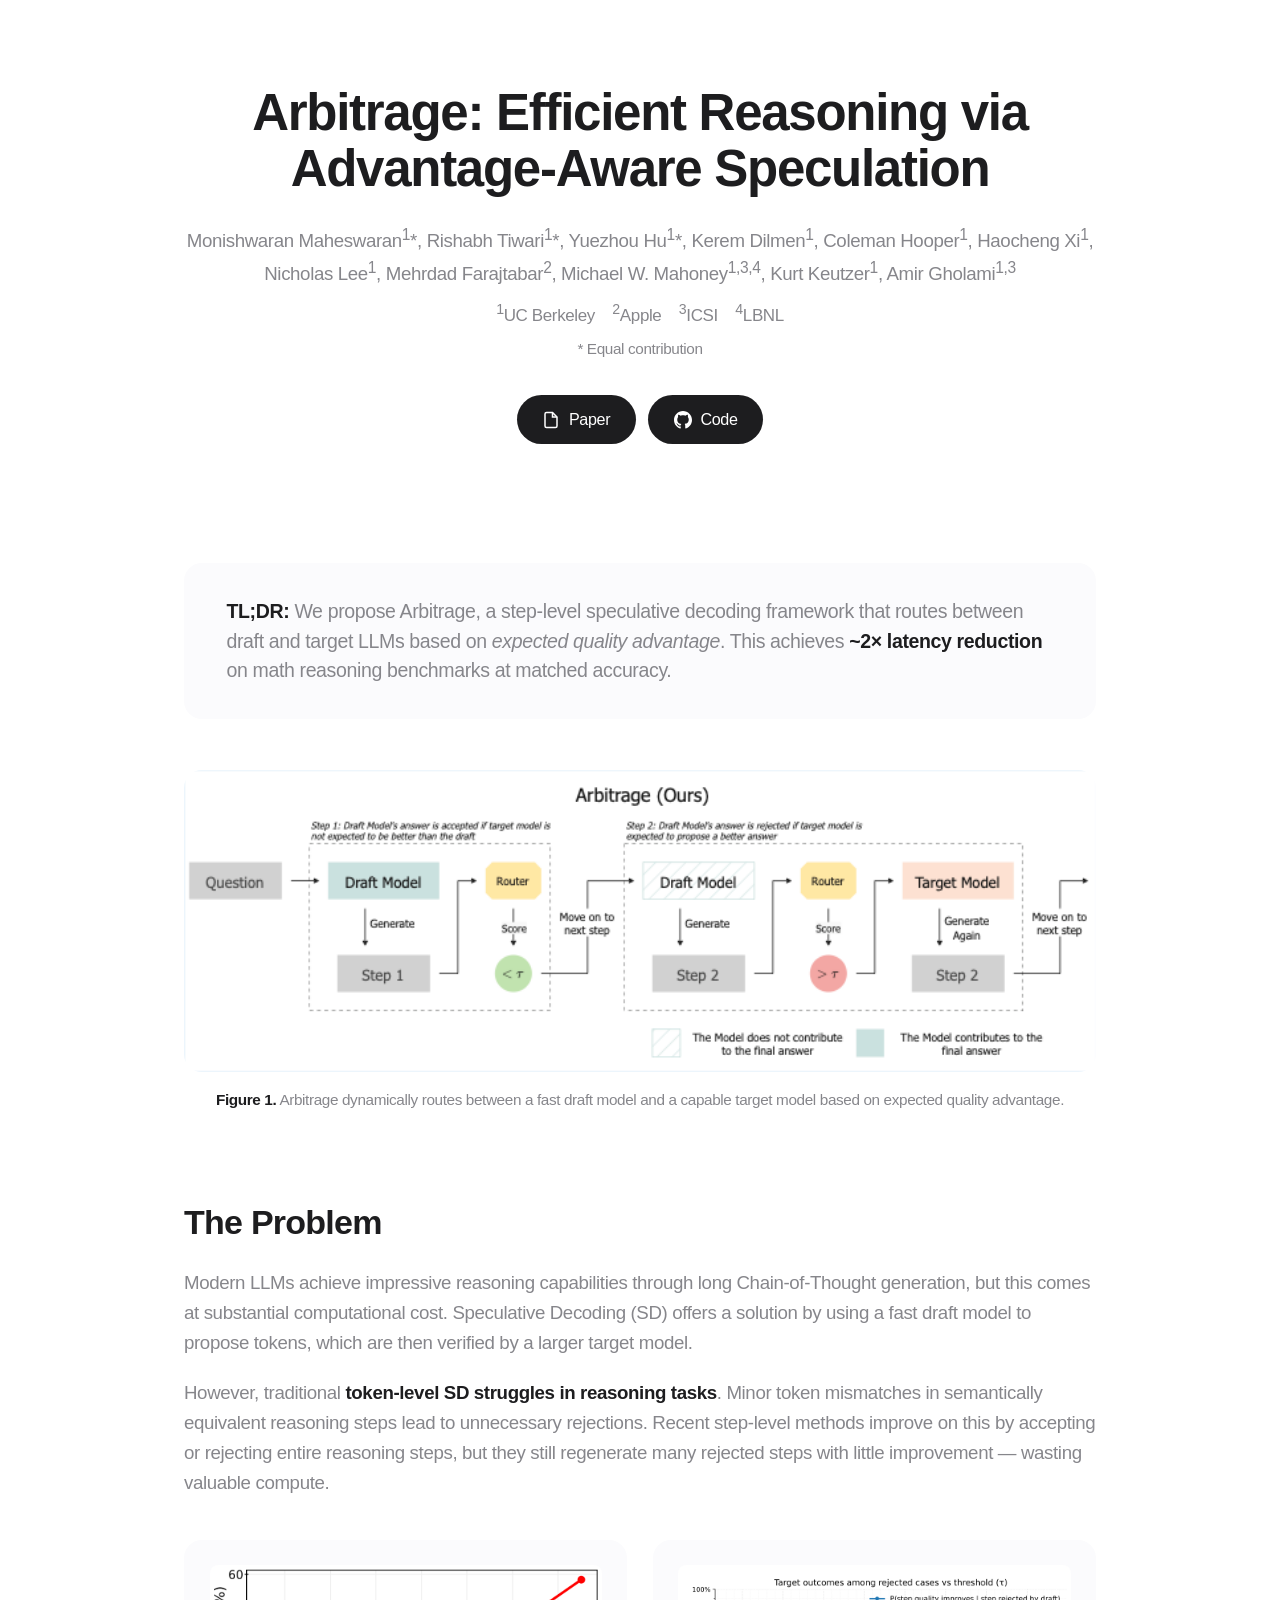
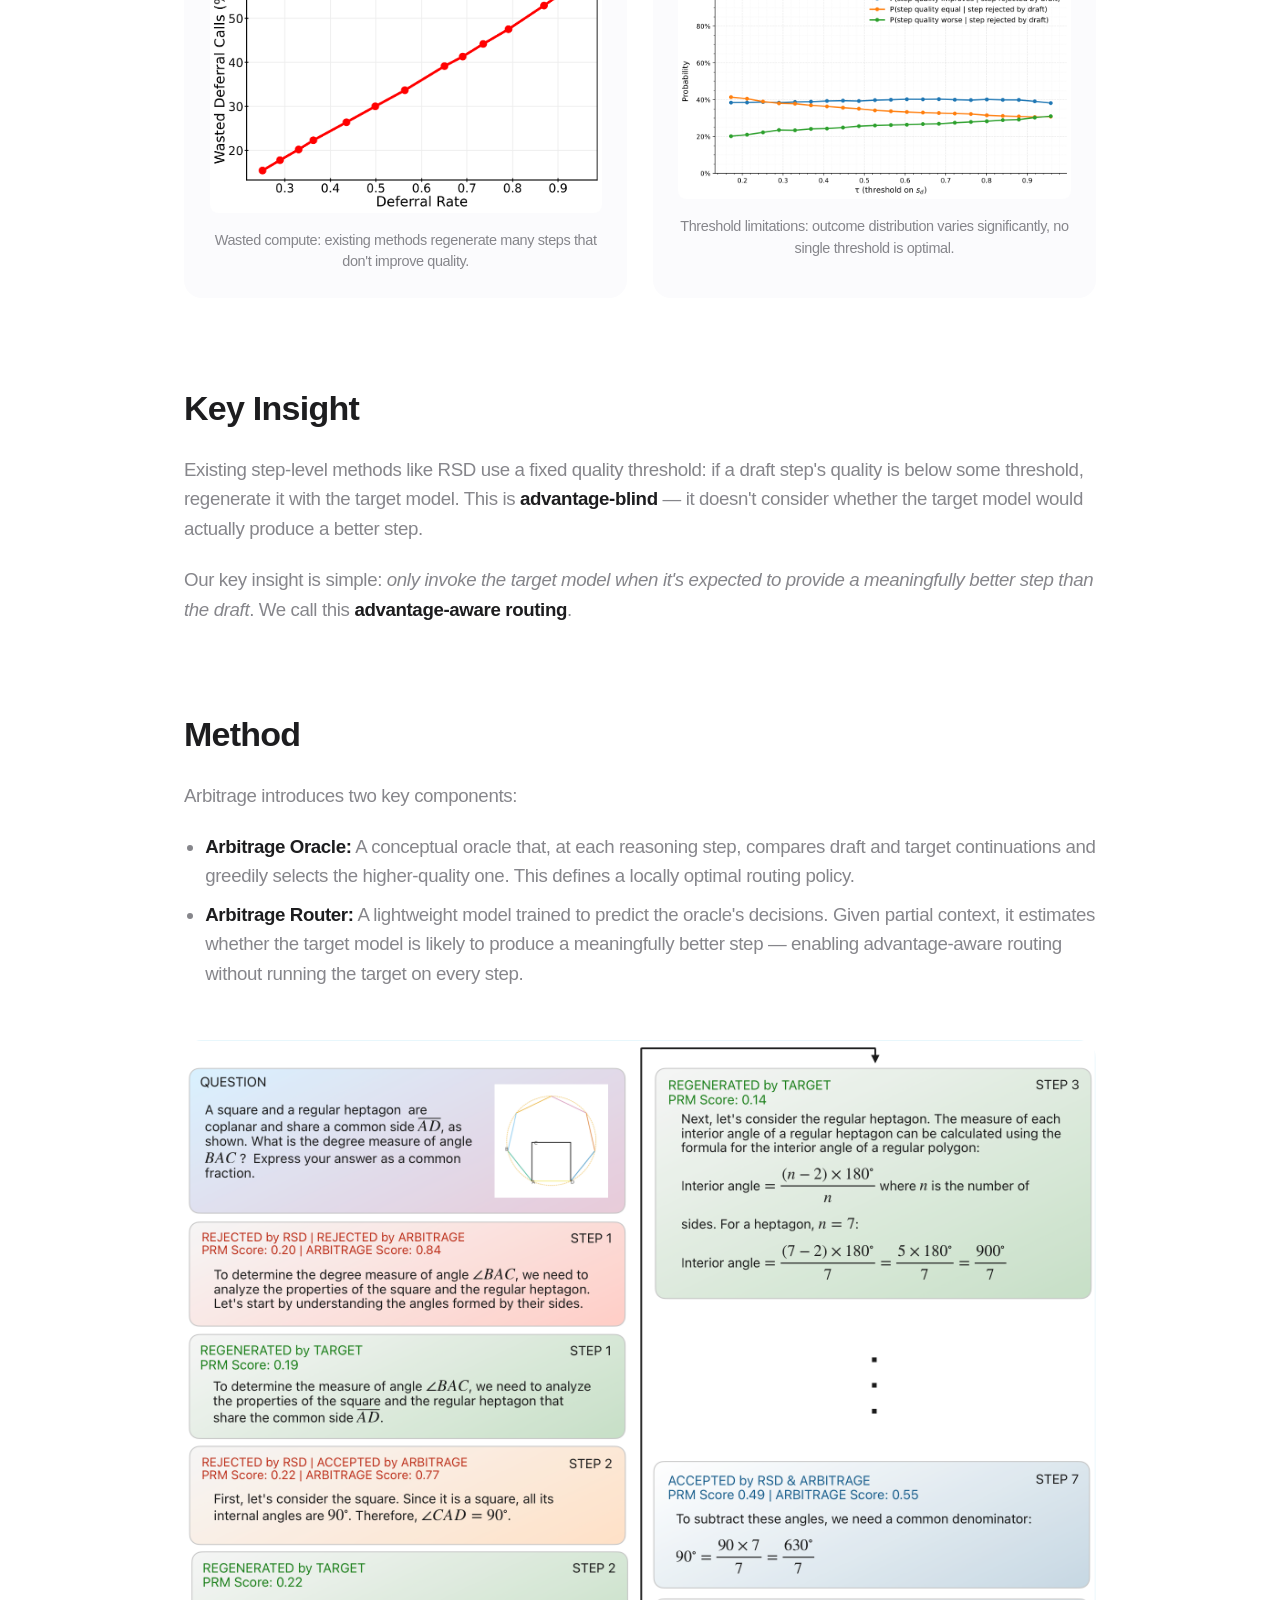
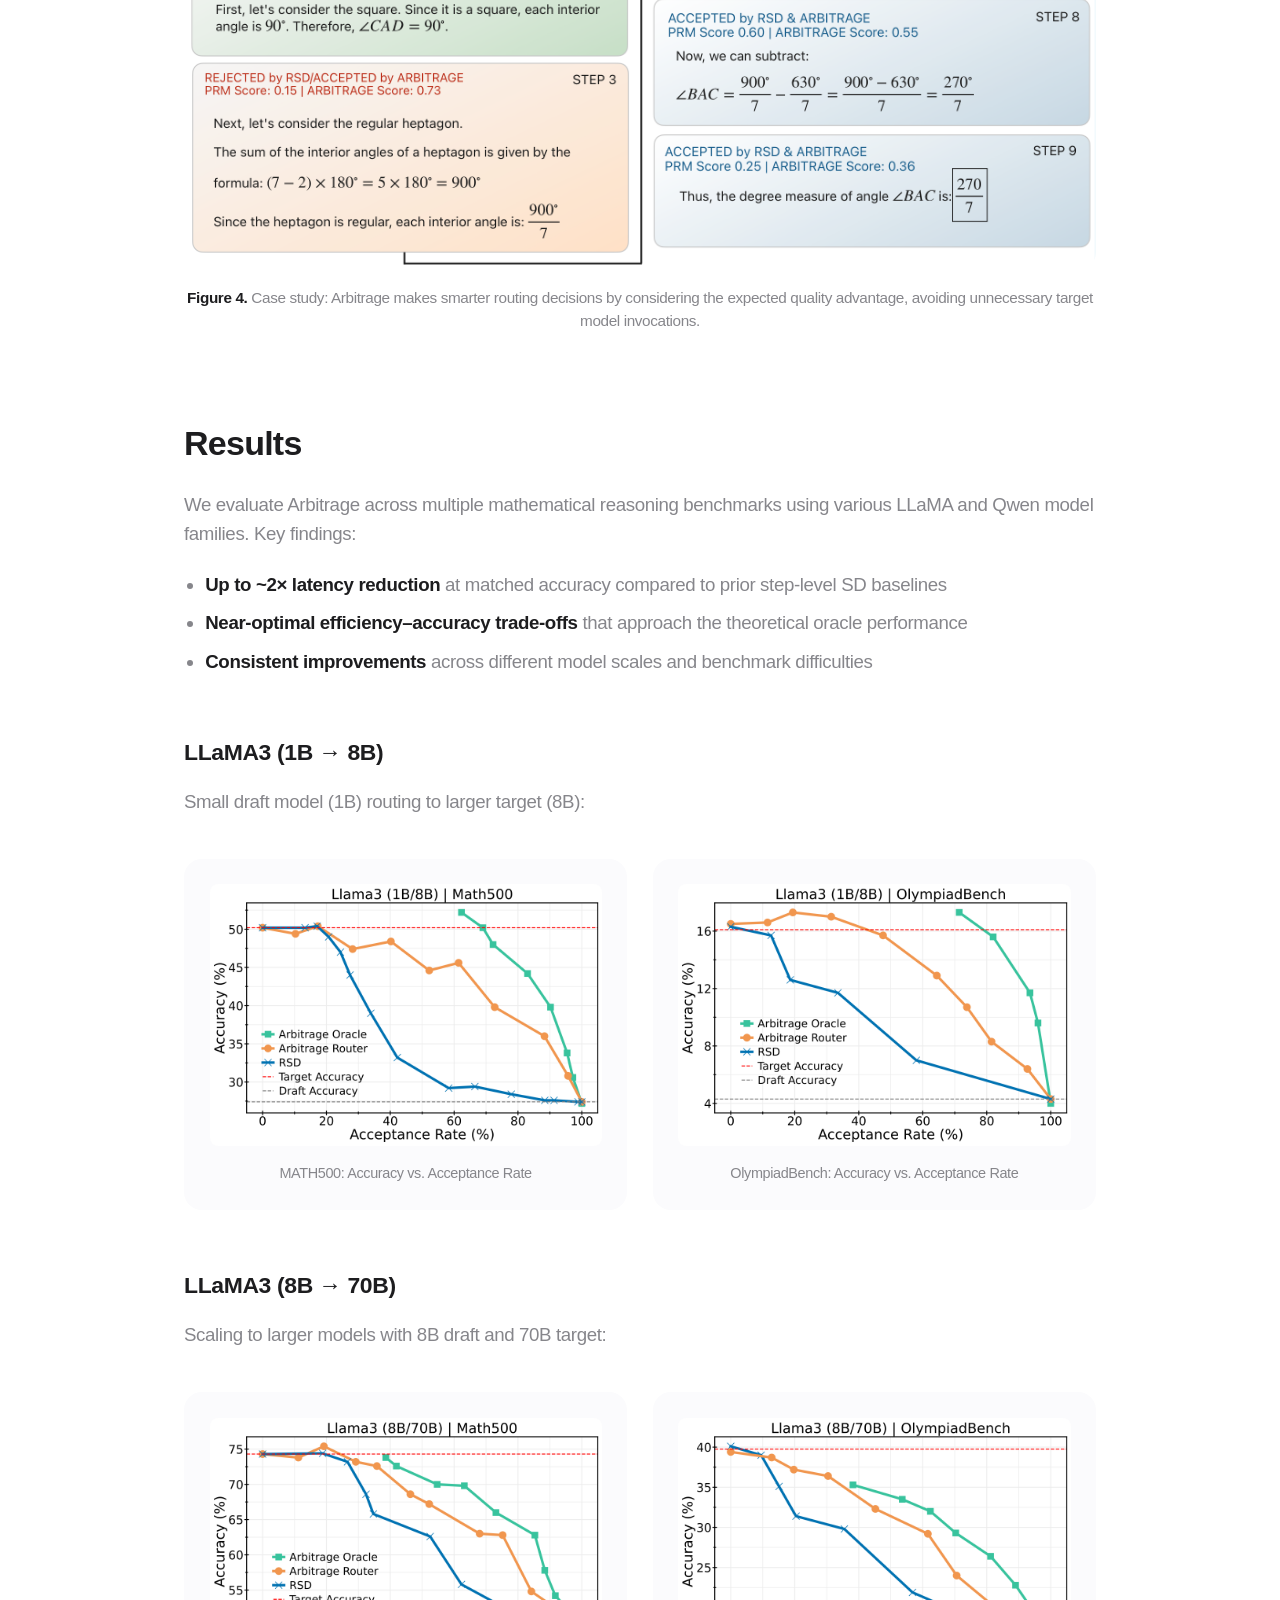
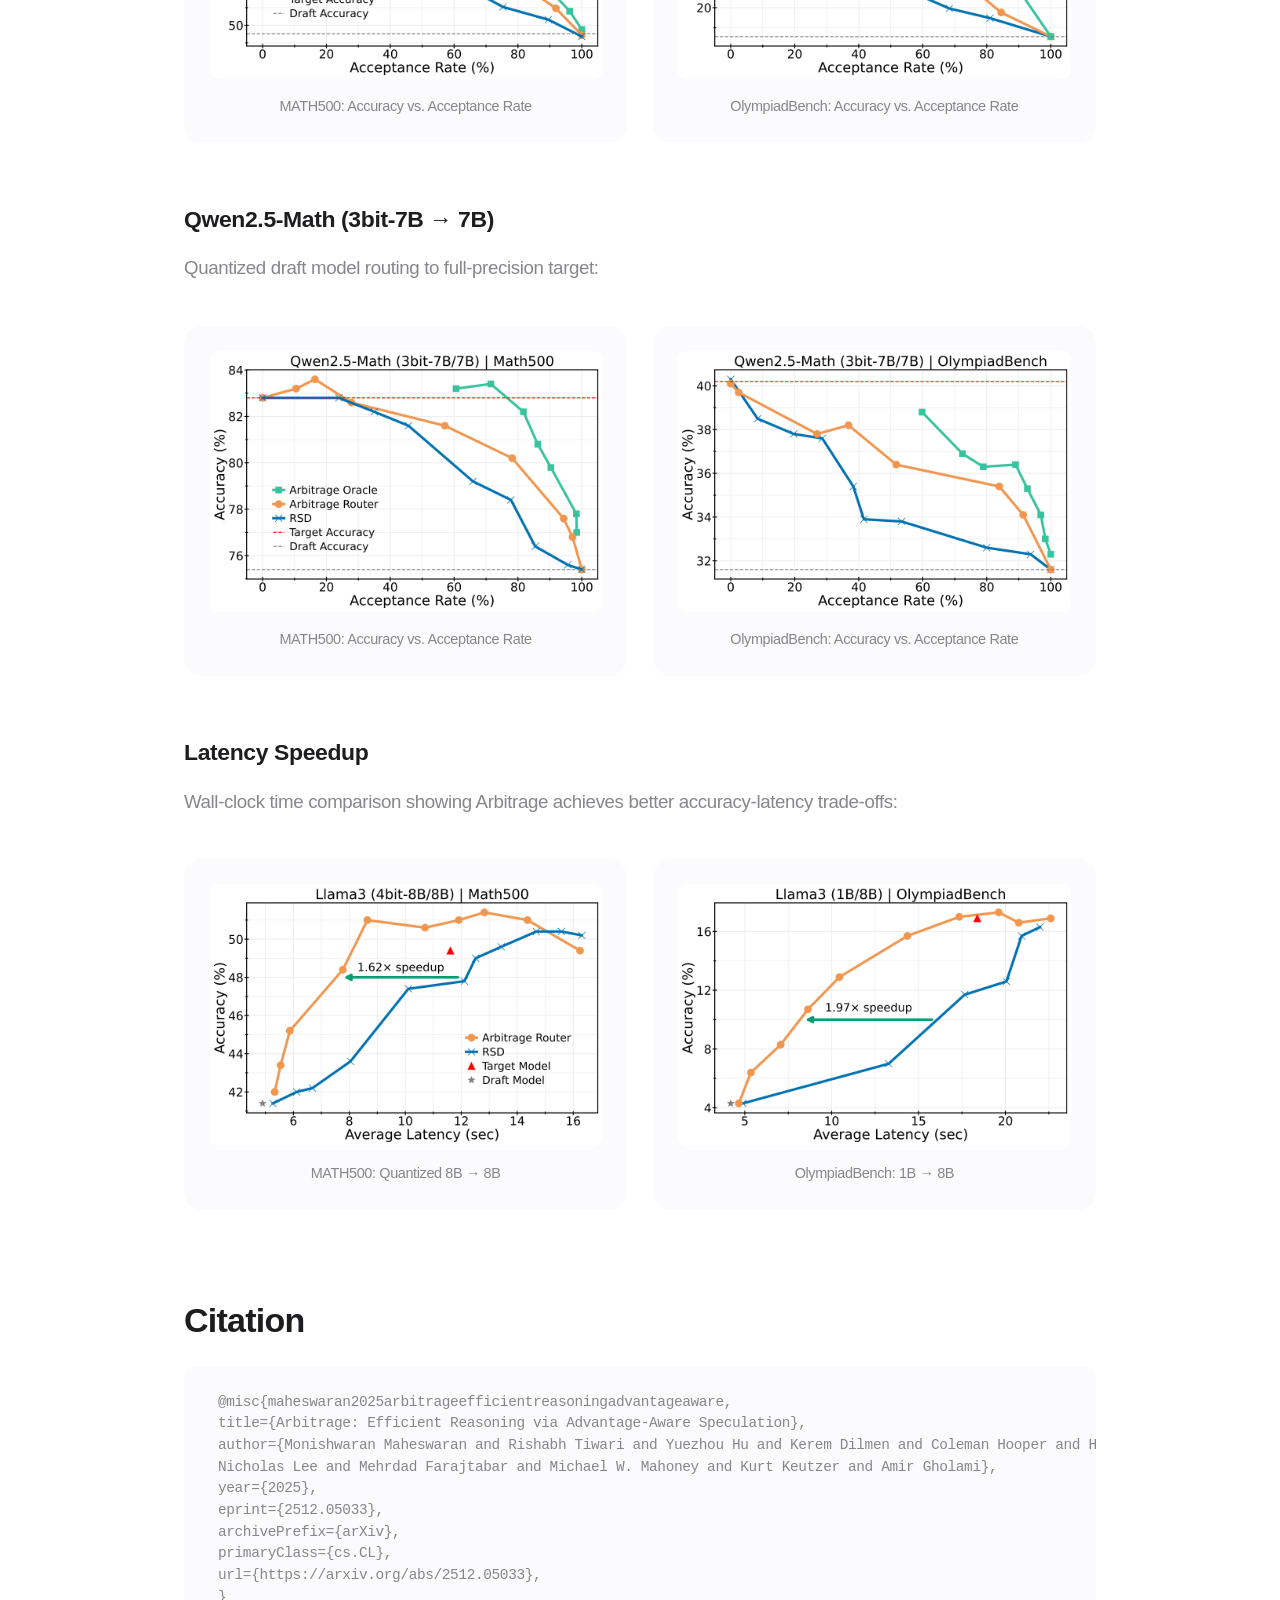
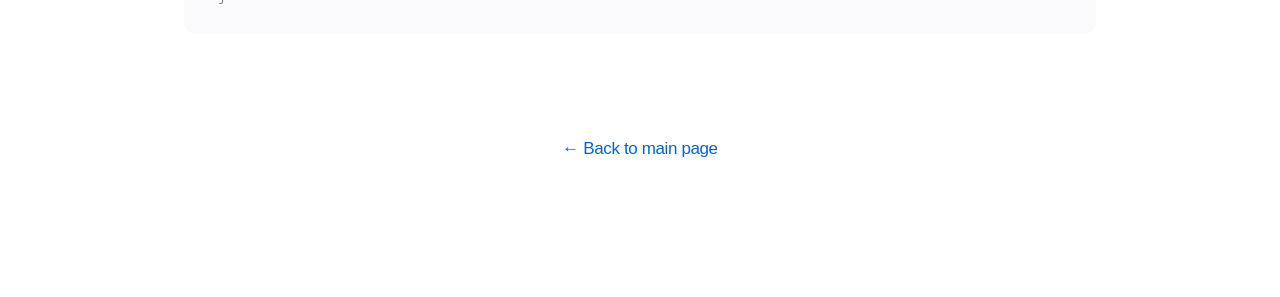
<file: arbitrage.html>
<!DOCTYPE html>
<html lang="en">

<head>
    <meta charset="UTF-8" />
    <title>Arbitrage: Efficient Reasoning via Advantage-Aware Speculation</title>
    <meta name="description"
        content="Arbitrage - A step-level speculative generation framework for efficient LLM reasoning" />
    <meta name="viewport" content="width=device-width, initial-scale=1" />
    <link rel="icon" href="images/arbitrage_flow.png" type="image/png" />
    <style>
        :root {
            --text-primary: #1d1d1f;
            --text-secondary: #86868b;
            --bg: #fff;
            --bg-secondary: #fbfbfd;
            --link: #06c;
        }

        * {
            box-sizing: border-box;
            margin: 0;
            padding: 0;
        }

        html {
            font-size: 17px;
            scroll-behavior: smooth;
        }

        body {
            font-family: -apple-system, BlinkMacSystemFont, "SF Pro Text", "SF Pro Icons", "Helvetica Neue", Helvetica, Arial, sans-serif;
            line-height: 1.47059;
            font-weight: 400;
            letter-spacing: -0.022em;
            color: var(--text-primary);
            background: var(--bg);
            -webkit-font-smoothing: antialiased;
            -moz-osx-font-smoothing: grayscale;
        }

        .container {
            max-width: 980px;
            margin: 0 auto;
            padding: 5rem 2rem 8rem;
        }

        /* Header */
        header {
            text-align: center;
            padding-bottom: 4rem;
        }

        h1 {
            font-size: 3rem;
            font-weight: 700;
            letter-spacing: -0.025em;
            line-height: 1.1;
            color: var(--text-primary);
            margin-bottom: 1.5rem;
        }

        .authors {
            font-size: 1.1rem;
            color: var(--text-secondary);
            margin-bottom: 0.5rem;
            line-height: 1.6;
            font-weight: 400;
        }

        .authors a {
            color: var(--text-secondary);
            text-decoration: none;
        }

        .authors a:hover {
            color: var(--text-primary);
        }

        .affiliations {
            font-size: 1rem;
            color: var(--text-secondary);
            margin-bottom: 0.5rem;
        }

        .equal-contrib {
            font-size: 0.9rem;
            color: var(--text-secondary);
        }

        /* Links row */
        .links {
            display: flex;
            justify-content: center;
            gap: 0.75rem;
            flex-wrap: wrap;
            margin-top: 2rem;
        }

        .links a {
            display: inline-flex;
            align-items: center;
            gap: 0.5rem;
            padding: 0.75rem 1.5rem;
            background: var(--text-primary);
            border: none;
            border-radius: 980px;
            color: #fff;
            text-decoration: none;
            font-size: 0.95rem;
            font-weight: 400;
            transition: all 0.3s cubic-bezier(0.25, 0.1, 0.25, 1);
        }

        .links a:hover {
            background: #000;
            transform: scale(1.02);
        }

        .links svg {
            width: 18px;
            height: 18px;
        }

        /* Sections */
        section {
            margin-top: 5rem;
        }

        h2 {
            font-size: 2rem;
            font-weight: 700;
            letter-spacing: -0.022em;
            margin-bottom: 1.25rem;
            color: var(--text-primary);
        }

        h3 {
            font-size: 1.35rem;
            font-weight: 600;
            letter-spacing: -0.016em;
            margin: 3.5rem 0 1rem;
            color: var(--text-primary);
        }

        p {
            font-size: 1.1rem;
            line-height: 1.58824;
            color: var(--text-secondary);
            margin-bottom: 1.25rem;
        }

        strong {
            color: var(--text-primary);
            font-weight: 600;
        }

        em {
            font-style: italic;
        }

        /* Figure */
        figure {
            margin: 3rem 0;
        }

        figure img {
            width: 100%;
            height: auto;
            display: block;
            border-radius: 18px;
        }

        figcaption {
            font-size: 0.9rem;
            color: var(--text-secondary);
            margin-top: 1rem;
            text-align: center;
            line-height: 1.5;
        }

        /* Figure grid */
        .figure-grid {
            display: grid;
            grid-template-columns: 1fr 1fr;
            gap: 1.5rem;
            margin: 2.5rem 0;
        }

        .figure-grid figure {
            margin: 0;
            background: var(--bg-secondary);
            padding: 1.5rem;
            border-radius: 18px;
        }

        .figure-grid figure img {
            border-radius: 8px;
        }

        .figure-grid figcaption {
            font-size: 0.85rem;
            margin-top: 1rem;
        }

        /* TL;DR */
        .tldr {
            background: var(--bg-secondary);
            padding: 2rem 2.5rem;
            border-radius: 18px;
            margin: 3rem 0;
        }

        .tldr p {
            margin: 0;
            font-size: 1.15rem;
            line-height: 1.5;
        }

        /* List */
        ul {
            margin: 0 0 1.5rem;
            padding-left: 1.25rem;
        }

        li {
            font-size: 1.1rem;
            line-height: 1.58824;
            margin-bottom: 0.5rem;
            color: var(--text-secondary);
        }

        /* BibTeX */
        .bibtex {
            background: var(--bg-secondary);
            border-radius: 12px;
            padding: 1.5rem 2rem;
            font-family: "SF Mono", SFMono-Regular, ui-monospace, Menlo, monospace;
            font-size: 0.85rem;
            overflow-x: auto;
            white-space: pre;
            line-height: 1.5;
            color: var(--text-secondary);
        }

        /* Footer */
        footer {
            margin-top: 6rem;
            text-align: center;
        }

        footer a {
            color: var(--link);
            text-decoration: none;
            font-size: 1rem;
        }

        footer a:hover {
            text-decoration: underline;
        }

        /* Responsive */
        @media (max-width: 734px) {
            html {
                font-size: 15px;
            }

            h1 {
                font-size: 2rem;
            }

            h2 {
                font-size: 1.5rem;
            }

            .container {
                padding: 3rem 1.5rem 5rem;
            }

            .figure-grid {
                grid-template-columns: 1fr;
            }

            .figure-grid figure {
                padding: 1rem;
            }

            .tldr {
                padding: 1.5rem;
            }
        }
    </style>
</head>

<body>
    <div class="container">
        <header>
            <h1>Arbitrage: Efficient Reasoning via Advantage-Aware Speculation</h1>

            <p class="authors">
                <a href="index.html">Monishwaran Maheswaran</a><sup>1</sup>*,
                <a href="https://www.rishabhtiwari.org/">Rishabh Tiwari</a><sup>1</sup>*,
                <a href="https://yuezhouhu.github.io/">Yuezhou Hu</a><sup>1</sup>*,
                Kerem Dilmen<sup>1</sup>,
                <a href="https://colemanhooper.org/">Coleman Hooper</a><sup>1</sup>,
                <a href="https://haochengxi.github.io/">Haocheng Xi</a><sup>1</sup>,
                Nicholas Lee<sup>1</sup>,
                Mehrdad Farajtabar<sup>2</sup>,
                Michael W. Mahoney<sup>1,3,4</sup>,
                <a href="https://keutzer.github.io/">Kurt Keutzer</a><sup>1</sup>,
                <a href="https://amirgholami.org/">Amir Gholami</a><sup>1,3</sup>
            </p>

            <p class="affiliations">
                <sup>1</sup>UC Berkeley &nbsp;&nbsp; <sup>2</sup>Apple &nbsp;&nbsp; <sup>3</sup>ICSI &nbsp;&nbsp;
                <sup>4</sup>LBNL
            </p>

            <p class="equal-contrib">* Equal contribution</p>

            <div class="links">
                <a href="https://arxiv.org/abs/2512.05033">
                    <svg viewBox="0 0 24 24" fill="none" stroke="currentColor" stroke-width="2">
                        <path d="M14 2H6a2 2 0 0 0-2 2v16a2 2 0 0 0 2 2h12a2 2 0 0 0 2-2V8z"></path>
                        <polyline points="14 2 14 8 20 8"></polyline>
                    </svg>
                    Paper
                </a>
                <a href="https://github.com/SqueezeAILab/Arbitrage">
                    <svg viewBox="0 0 24 24" fill="currentColor">
                        <path
                            d="M12 0c-6.626 0-12 5.373-12 12 0 5.302 3.438 9.8 8.207 11.387.599.111.793-.261.793-.577v-2.234c-3.338.726-4.033-1.416-4.033-1.416-.546-1.387-1.333-1.756-1.333-1.756-1.089-.745.083-.729.083-.729 1.205.084 1.839 1.237 1.839 1.237 1.07 1.834 2.807 1.304 3.492.997.107-.775.418-1.305.762-1.604-2.665-.305-5.467-1.334-5.467-5.931 0-1.311.469-2.381 1.236-3.221-.124-.303-.535-1.524.117-3.176 0 0 1.008-.322 3.301 1.23.957-.266 1.983-.399 3.003-.404 1.02.005 2.047.138 3.006.404 2.291-1.552 3.297-1.23 3.297-1.23.653 1.653.242 2.874.118 3.176.77.84 1.235 1.911 1.235 3.221 0 4.609-2.807 5.624-5.479 5.921.43.372.823 1.102.823 2.222v3.293c0 .319.192.694.801.576 4.765-1.589 8.199-6.086 8.199-11.386 0-6.627-5.373-12-12-12z" />
                    </svg>
                    Code
                </a>
            </div>
        </header>

        <!-- TL;DR -->
        <div class="tldr">
            <p>
                <strong>TL;DR:</strong> We propose Arbitrage, a step-level speculative decoding framework that routes
                between
                draft and target LLMs based on <em>expected quality advantage</em>. This achieves <strong>~2× latency
                    reduction</strong> on math reasoning benchmarks at matched accuracy.
            </p>
        </div>

        <!-- Main Figure -->
        <figure>
            <img src="images/arbitrage_flow.png"
                alt="Arbitrage framework overview showing the routing between draft and target models" />
            <figcaption>
                <strong>Figure 1.</strong> Arbitrage dynamically routes between a fast draft model and a capable target
                model
                based on expected quality advantage.
            </figcaption>
        </figure>

        <!-- Problem -->
        <section>
            <h2>The Problem</h2>
            <p>
                Modern LLMs achieve impressive reasoning capabilities through long Chain-of-Thought generation, but this
                comes
                at substantial computational cost. Speculative Decoding (SD) offers a solution by using a fast draft
                model to
                propose tokens, which are then verified by a larger target model.
            </p>
            <p>
                However, traditional <strong>token-level SD struggles in reasoning tasks</strong>. Minor token
                mismatches in
                semantically equivalent reasoning steps lead to unnecessary rejections. Recent step-level methods
                improve on
                this by accepting or rejecting entire reasoning steps, but they still regenerate many rejected steps
                with little
                improvement — wasting valuable compute.
            </p>

            <div class="figure-grid">
                <figure>
                    <img src="images/wasted_compute.png"
                        alt="Analysis of wasted compute in existing step-level speculative decoding methods" />
                    <figcaption>Wasted compute: existing methods regenerate many steps that don't improve quality.
                    </figcaption>
                </figure>
                <figure>
                    <img src="images/rsd_outcomes.png" alt="RSD outcomes analysis across different thresholds" />
                    <figcaption>Threshold limitations: outcome distribution varies significantly, no single threshold is
                        optimal.</figcaption>
                </figure>
            </div>
        </section>

        <!-- Key Insight -->
        <section>
            <h2>Key Insight</h2>
            <p>
                Existing step-level methods like RSD use a fixed quality threshold: if a draft step's quality is below
                some
                threshold, regenerate it with the target model. This is <strong>advantage-blind</strong> — it doesn't
                consider
                whether the target model would actually produce a better step.
            </p>
            <p>
                Our key insight is simple: <em>only invoke the target model when it's expected to provide a meaningfully
                    better
                    step than the draft</em>. We call this <strong>advantage-aware routing</strong>.
            </p>
        </section>

        <!-- Method -->
        <section>
            <h2>Method</h2>
            <p>
                Arbitrage introduces two key components:
            </p>
            <ul>
                <li>
                    <strong>Arbitrage Oracle:</strong> A conceptual oracle that, at each reasoning step, compares draft
                    and target
                    continuations and greedily selects the higher-quality one. This defines a locally optimal routing
                    policy.
                </li>
                <li>
                    <strong>Arbitrage Router:</strong> A lightweight model trained to predict the oracle's decisions.
                    Given
                    partial context, it estimates whether the target model is likely to produce a meaningfully better
                    step —
                    enabling advantage-aware routing without running the target on every step.
                </li>
            </ul>

            <figure>
                <img src="images/case_study.png"
                    alt="Case study comparing Arbitrage routing decisions with baseline methods" />
                <figcaption>
                    <strong>Figure 4.</strong> Case study: Arbitrage makes smarter routing decisions by considering the
                    expected quality advantage, avoiding unnecessary target model invocations.
                </figcaption>
            </figure>
        </section>

        <!-- Results -->
        <section>
            <h2>Results</h2>
            <p>
                We evaluate Arbitrage across multiple mathematical reasoning benchmarks using various LLaMA and Qwen
                model families. Key findings:
            </p>
            <ul>
                <li>
                    <strong>Up to ~2× latency reduction</strong> at matched accuracy compared to prior step-level SD
                    baselines
                </li>
                <li>
                    <strong>Near-optimal efficiency–accuracy trade-offs</strong> that approach the theoretical oracle
                    performance
                </li>
                <li>
                    <strong>Consistent improvements</strong> across different model scales and benchmark difficulties
                </li>
            </ul>

            <h3>LLaMA3 (1B → 8B)</h3>
            <p>Small draft model (1B) routing to larger target (8B):</p>
            <div class="figure-grid">
                <figure>
                    <img src="images/llama_small_math_acc.png" alt="LLaMA 1B-8B on MATH500" />
                    <figcaption>MATH500: Accuracy vs. Acceptance Rate</figcaption>
                </figure>
                <figure>
                    <img src="images/llama_small_olympiad_acc.png" alt="LLaMA 1B-8B on OlympiadBench" />
                    <figcaption>OlympiadBench: Accuracy vs. Acceptance Rate</figcaption>
                </figure>
            </div>

            <h3>LLaMA3 (8B → 70B)</h3>
            <p>Scaling to larger models with 8B draft and 70B target:</p>
            <div class="figure-grid">
                <figure>
                    <img src="images/llama70b_math_acc.png" alt="LLaMA 8B-70B on MATH500" />
                    <figcaption>MATH500: Accuracy vs. Acceptance Rate</figcaption>
                </figure>
                <figure>
                    <img src="images/llama70b_olympiad_acc.png" alt="LLaMA 8B-70B on OlympiadBench" />
                    <figcaption>OlympiadBench: Accuracy vs. Acceptance Rate</figcaption>
                </figure>
            </div>

            <h3>Qwen2.5-Math (3bit-7B → 7B)</h3>
            <p>Quantized draft model routing to full-precision target:</p>
            <div class="figure-grid">
                <figure>
                    <img src="images/qwen_math_acc.png" alt="Qwen 3bit-7B to 7B on MATH500" />
                    <figcaption>MATH500: Accuracy vs. Acceptance Rate</figcaption>
                </figure>
                <figure>
                    <img src="images/qwen_olympiad_acc.png" alt="Qwen 3bit-7B to 7B on OlympiadBench" />
                    <figcaption>OlympiadBench: Accuracy vs. Acceptance Rate</figcaption>
                </figure>
            </div>

            <h3>Latency Speedup</h3>
            <p>Wall-clock time comparison showing Arbitrage achieves better accuracy-latency trade-offs:</p>
            <div class="figure-grid">
                <figure>
                    <img src="images/llama_qwq_math_speedup.png" alt="Speedup on MATH500" />
                    <figcaption>MATH500: Quantized 8B → 8B</figcaption>
                </figure>
                <figure>
                    <img src="images/llama_small_olympiad_speedup.png" alt="Speedup on OlympiadBench" />
                    <figcaption>OlympiadBench: 1B → 8B</figcaption>
                </figure>
            </div>
        </section>

        <!-- Citation -->
        <section>
            <h2>Citation</h2>
            <pre class="bibtex">@misc{maheswaran2025arbitrageefficientreasoningadvantageaware,
title={Arbitrage: Efficient Reasoning via Advantage-Aware Speculation},
author={Monishwaran Maheswaran and Rishabh Tiwari and Yuezhou Hu and Kerem Dilmen and Coleman Hooper and Haocheng Xi and
Nicholas Lee and Mehrdad Farajtabar and Michael W. Mahoney and Kurt Keutzer and Amir Gholami},
year={2025},
eprint={2512.05033},
archivePrefix={arXiv},
primaryClass={cs.CL},
url={https://arxiv.org/abs/2512.05033},
}</pre>
        </section>

        <footer>
            <a href="index.html">← Back to main page</a>
        </footer>
    </div>
</body>

</html>
</file>
